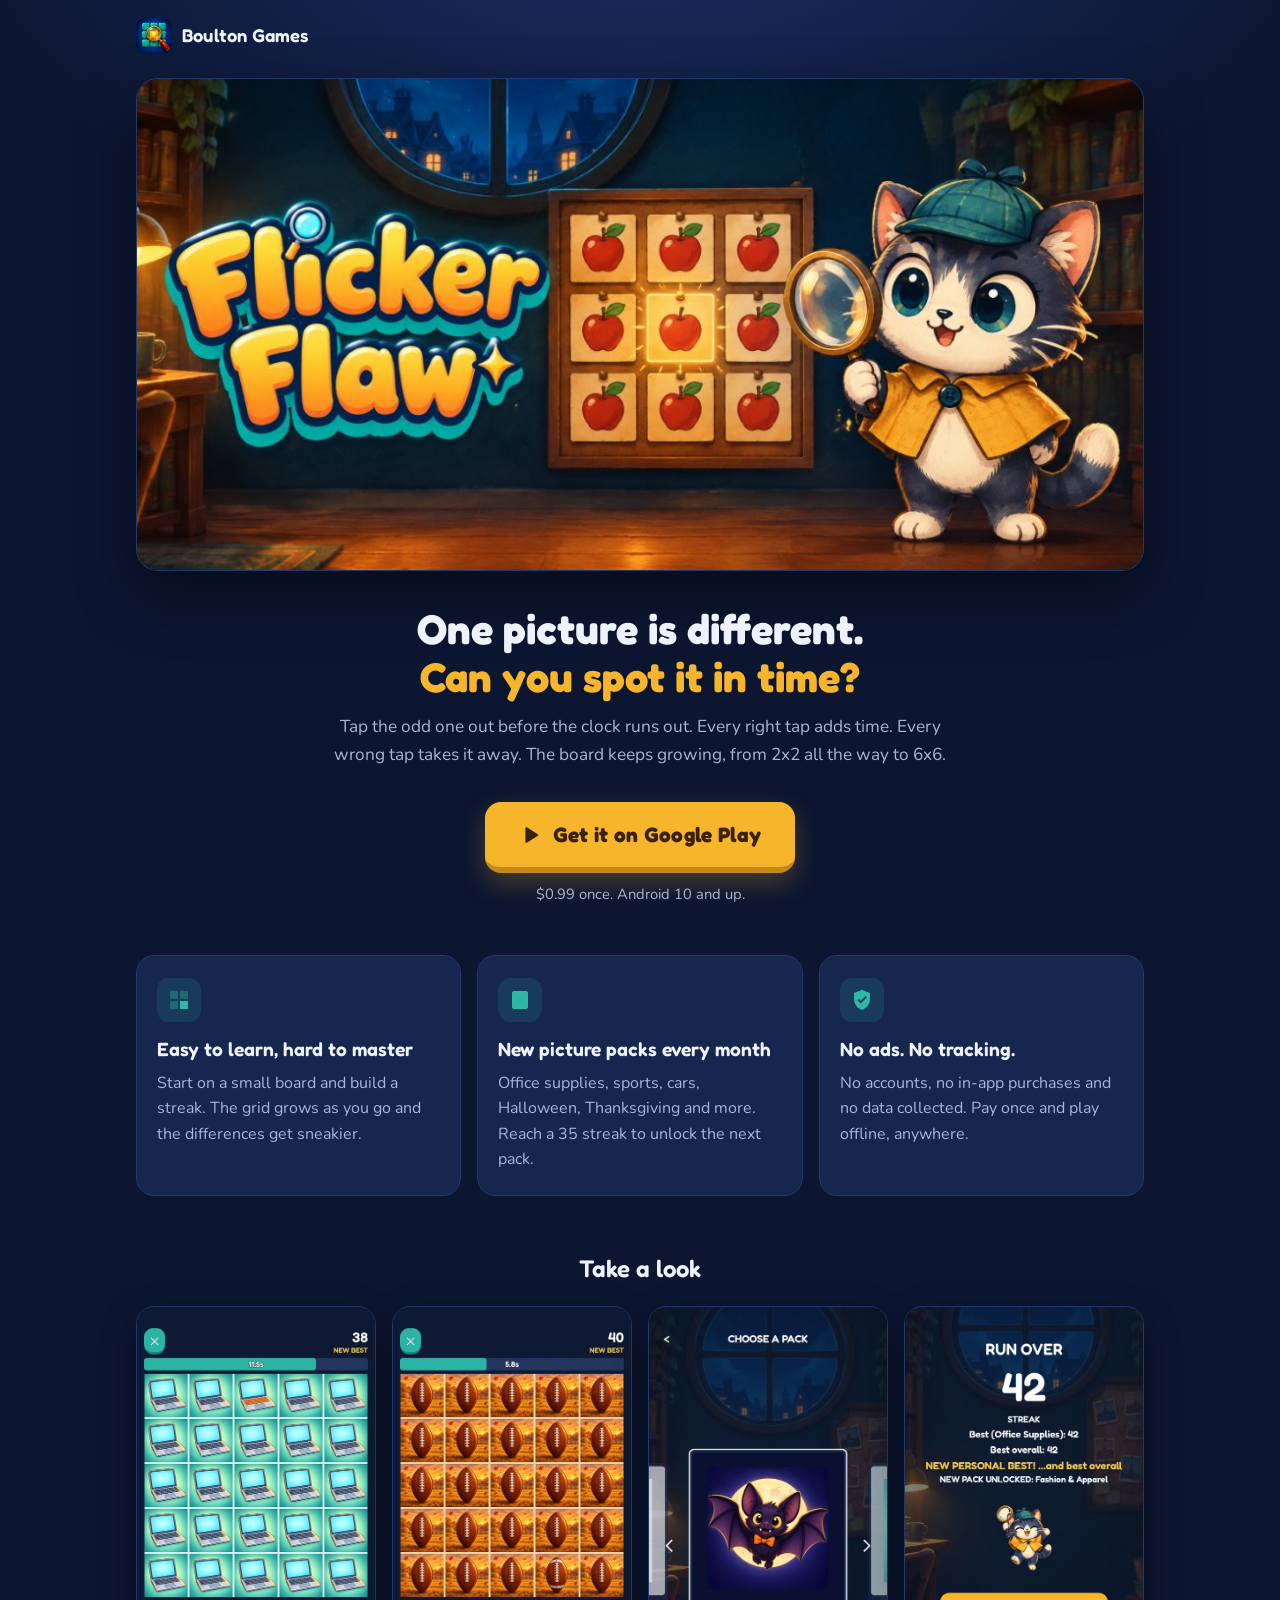
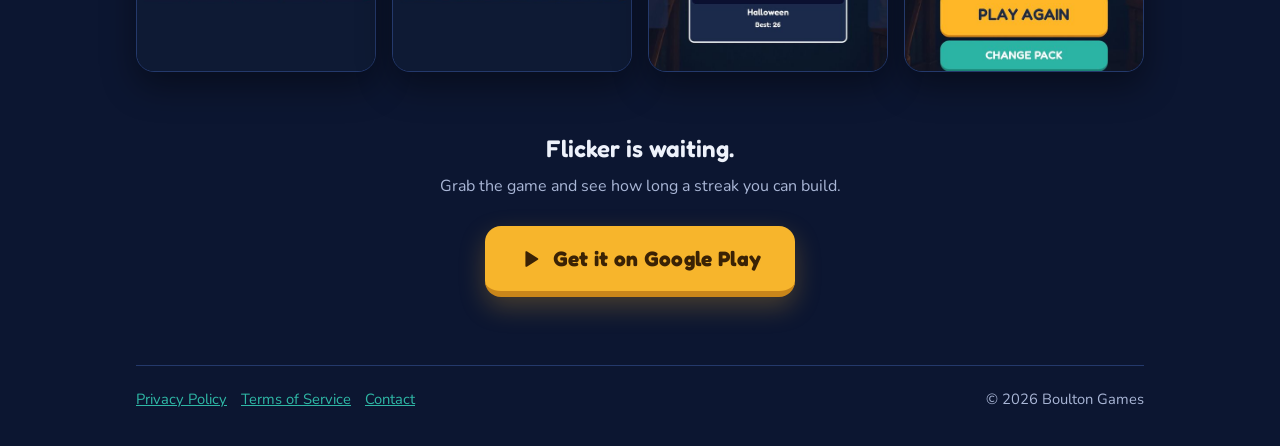
<file: index.html>
<!doctype html>
<html lang="en">
<head>
<meta charset="utf-8">
<meta name="viewport" content="width=device-width, initial-scale=1">
<title>Flicker Flaw: spot the odd one out</title>
<meta name="description" content="Flicker Flaw is a spot the difference puzzle game for Android by Boulton Games. One picture is different. Find it before the clock runs out. No ads, no accounts, no tracking.">
<link rel="icon" type="image/png" sizes="32x32" href="/img/favicon-32.png">
<link rel="apple-touch-icon" href="/img/icon-192.png">
<meta property="og:title" content="Flicker Flaw">
<meta property="og:description" content="One picture is different. Find it before the clock runs out. A $0.99 puzzle game for Android with no ads.">
<meta property="og:image" content="https://flickerflaw.com/img/hero.jpg">
<meta property="og:url" content="https://flickerflaw.com/">
<meta name="twitter:card" content="summary_large_image">
<link rel="preconnect" href="https://fonts.googleapis.com">
<link rel="preconnect" href="https://fonts.gstatic.com" crossorigin>
<link href="https://fonts.googleapis.com/css2?family=Fredoka:wght@500;600;700&family=Nunito:wght@400;600;700&display=swap" rel="stylesheet">
<style>
:root{
  --bg:#0c1631; --bg2:#122045; --card:#16264f; --line:#24396b;
  --text:#eef2fb; --muted:#a9b6d6;
  --gold:#f7b52c; --gold-dark:#c9861a; --gold-text:#3a2205;
  --teal:#2fb8a6; --teal-dark:#1d8577;
}
*{box-sizing:border-box}
html,body{margin:0}
body{
  background:radial-gradient(1200px 600px at 50% -10%, #1b2d63 0%, var(--bg) 60%) fixed, var(--bg);
  color:var(--text); font-family:"Nunito",system-ui,-apple-system,"Segoe UI",Roboto,sans-serif;
  line-height:1.6; -webkit-font-smoothing:antialiased;
}
a{color:var(--teal)}
.wrap{max-width:1040px; margin:0 auto; padding:0 16px}
header.top{display:flex; align-items:center; gap:10px; padding:18px 0}
header.top img{width:36px; height:36px; border-radius:9px}
header.top span{font-family:"Fredoka",sans-serif; font-weight:600; font-size:1.15rem; letter-spacing:.2px}

.hero{margin-top:6px}
.hero img{display:block; width:100%; height:auto; border-radius:22px; border:1px solid var(--line);
  box-shadow:0 24px 60px rgba(0,0,0,.45)}
.pitch{text-align:center; padding:34px 0 8px}
.pitch h1{font-family:"Fredoka",sans-serif; font-weight:700; font-size:clamp(1.7rem,4.6vw,2.6rem); line-height:1.15; margin:0 0 12px}
.pitch h1 em{font-style:normal; color:var(--gold)}
.pitch p{color:var(--muted); font-size:1.08rem; max-width:620px; margin:0 auto}

.cta{display:flex; flex-direction:column; align-items:center; gap:10px; padding:26px 0 8px}
.btn{
  display:inline-flex; align-items:center; gap:12px; text-decoration:none;
  background:var(--gold); color:var(--gold-text);
  font-family:"Fredoka",sans-serif; font-weight:700; font-size:1.3rem; letter-spacing:.3px;
  padding:16px 34px; border-radius:16px; border-bottom:6px solid var(--gold-dark);
  box-shadow:0 10px 26px rgba(247,181,44,.25); transition:transform .12s ease, border-bottom-width .12s ease, filter .12s ease;
}
.btn:hover{filter:brightness(1.05); transform:translateY(-1px)}
.btn:active{transform:translateY(3px); border-bottom-width:3px}
.btn svg{width:22px; height:22px; flex:none}
.cta small{color:var(--muted); font-size:.92rem}

.features{display:grid; grid-template-columns:repeat(3,1fr); gap:16px; padding:40px 0 10px}
.feature{background:var(--card); border:1px solid var(--line); border-radius:18px; padding:22px 20px}
.feature .badge{width:44px; height:44px; border-radius:12px; display:grid; place-items:center; margin-bottom:12px;
  background:rgba(47,184,166,.14); color:var(--teal)}
.feature .badge svg{width:24px; height:24px}
.feature h2{font-family:"Fredoka",sans-serif; font-weight:600; font-size:1.2rem; margin:0 0 6px}
.feature p{margin:0; color:var(--muted)}

.shots{padding:44px 0 8px}
.shots h2{font-family:"Fredoka",sans-serif; font-weight:600; font-size:1.5rem; text-align:center; margin:0 0 18px}
.shot-row{display:grid; grid-template-columns:repeat(4,1fr); gap:16px}
.shot-row img{display:block; width:100%; height:auto; border-radius:18px; border:1px solid var(--line);
  box-shadow:0 14px 34px rgba(0,0,0,.4)}

.closing{text-align:center; padding:50px 0 20px}
.closing h2{font-family:"Fredoka",sans-serif; font-weight:600; font-size:1.5rem; margin:0 0 6px}
.closing p{color:var(--muted); margin:0}

footer{border-top:1px solid var(--line); margin-top:40px; padding:22px 0 34px; color:var(--muted); font-size:.92rem;
  display:flex; flex-wrap:wrap; gap:8px 18px; justify-content:space-between}
footer nav a{margin-right:14px}

@media (max-width:760px){
  .features{grid-template-columns:1fr}
  .shot-row{display:flex; overflow-x:auto; scroll-snap-type:x mandatory; gap:12px; padding-bottom:8px;
    margin:0 -16px; padding-left:16px; padding-right:16px}
  .shot-row img{flex:0 0 62%; width:62%; scroll-snap-align:center}
  .btn{font-size:1.15rem; padding:15px 26px}
  .hero img{border-radius:16px}
}
</style>
</head>
<body>
<div class="wrap">

<header class="top">
  <img src="/img/icon-192.png" alt="" width="36" height="36">
  <span>Boulton Games</span>
</header>

<section class="hero">
  <img src="/img/hero.jpg" width="1024" height="500" alt="Flicker Flaw. Flicker the cat detective looks through a magnifying glass at a board of apples where one is different.">
</section>

<section class="pitch">
  <h1>One picture is different.<br><em>Can you spot it in time?</em></h1>
  <p>Tap the odd one out before the clock runs out. Every right tap adds time. Every wrong tap takes it away. The board keeps growing, from 2x2 all the way to 6x6.</p>
</section>

<section class="cta">
  <a class="btn" href="https://play.google.com/store/apps/details?id=com.flickerflaw.game">
    <svg viewBox="0 0 24 24" aria-hidden="true"><path fill="currentColor" d="M7 4.5v15a1 1 0 0 0 1.53.85l12-7.5a1 1 0 0 0 0-1.7l-12-7.5A1 1 0 0 0 7 4.5z"/></svg>
    Get it on Google Play
  </a>
  <small>$0.99 once. Android 10 and up.</small>
</section>

<section class="features">
  <div class="feature">
    <div class="badge"><svg viewBox="0 0 24 24" aria-hidden="true"><path fill="currentColor" d="M3 3h8v8H3zm10 0h8v8h-8zM3 13h8v8H3zm10 0h8v8h-8z" opacity=".35"/><path fill="currentColor" d="M13 13h8v8h-8z"/></svg></div>
    <h2>Easy to learn, hard to master</h2>
    <p>Start on a small board and build a streak. The grid grows as you go and the differences get sneakier.</p>
  </div>
  <div class="feature">
    <div class="badge"><svg viewBox="0 0 24 24" aria-hidden="true"><path fill="currentColor" d="M4 5a2 2 0 0 1 2-2h12a2 2 0 0 1 2 2v14a2 2 0 0 1-2 2H6a2 2 0 0 1-2-2zm3 11 3-4 2 2.5 3-4 3 5.5z"/></svg></div>
    <h2>New picture packs every month</h2>
    <p>Office supplies, sports, cars, Halloween, Thanksgiving and more. Reach a 35 streak to unlock the next pack.</p>
  </div>
  <div class="feature">
    <div class="badge"><svg viewBox="0 0 24 24" aria-hidden="true"><path fill="currentColor" d="M12 2 4 5v6c0 5 3.4 9.4 8 11 4.6-1.6 8-6 8-11V5zm-1.2 13.5-3.3-3.3 1.4-1.4 1.9 1.9 4.6-4.6 1.4 1.4z"/></svg></div>
    <h2>No ads. No tracking.</h2>
    <p>No accounts, no in-app purchases and no data collected. Pay once and play offline, anywhere.</p>
  </div>
</section>

<section class="shots">
  <h2>Take a look</h2>
  <div class="shot-row">
    <img src="/img/shot-1.jpg" width="540" height="825" loading="lazy" alt="A 5 by 5 board of laptops where one screen is a different color">
    <img src="/img/shot-2.jpg" width="540" height="825" loading="lazy" alt="A Thanksgiving board of footballs where one has white stripes">
    <img src="/img/shot-3.jpg" width="540" height="825" loading="lazy" alt="Choosing a picture pack, with the Halloween pack shown">
    <img src="/img/shot-4.jpg" width="540" height="825" loading="lazy" alt="Run over screen showing a new personal best and a new pack unlocked">
  </div>
</section>

<section class="closing">
  <h2>Flicker is waiting.</h2>
  <p>Grab the game and see how long a streak you can build.</p>
  <div class="cta">
    <a class="btn" href="https://play.google.com/store/apps/details?id=com.flickerflaw.game">
      <svg viewBox="0 0 24 24" aria-hidden="true"><path fill="currentColor" d="M7 4.5v15a1 1 0 0 0 1.53.85l12-7.5a1 1 0 0 0 0-1.7l-12-7.5A1 1 0 0 0 7 4.5z"/></svg>
      Get it on Google Play
    </a>
  </div>
</section>

<footer>
  <nav><a href="/privacy/">Privacy Policy</a><a href="/terms/">Terms of Service</a><a href="mailto:hello@boultongames.com">Contact</a></nav>
  <span>&copy; 2026 Boulton Games</span>
</footer>

</div>
</body>
</html>
</file>
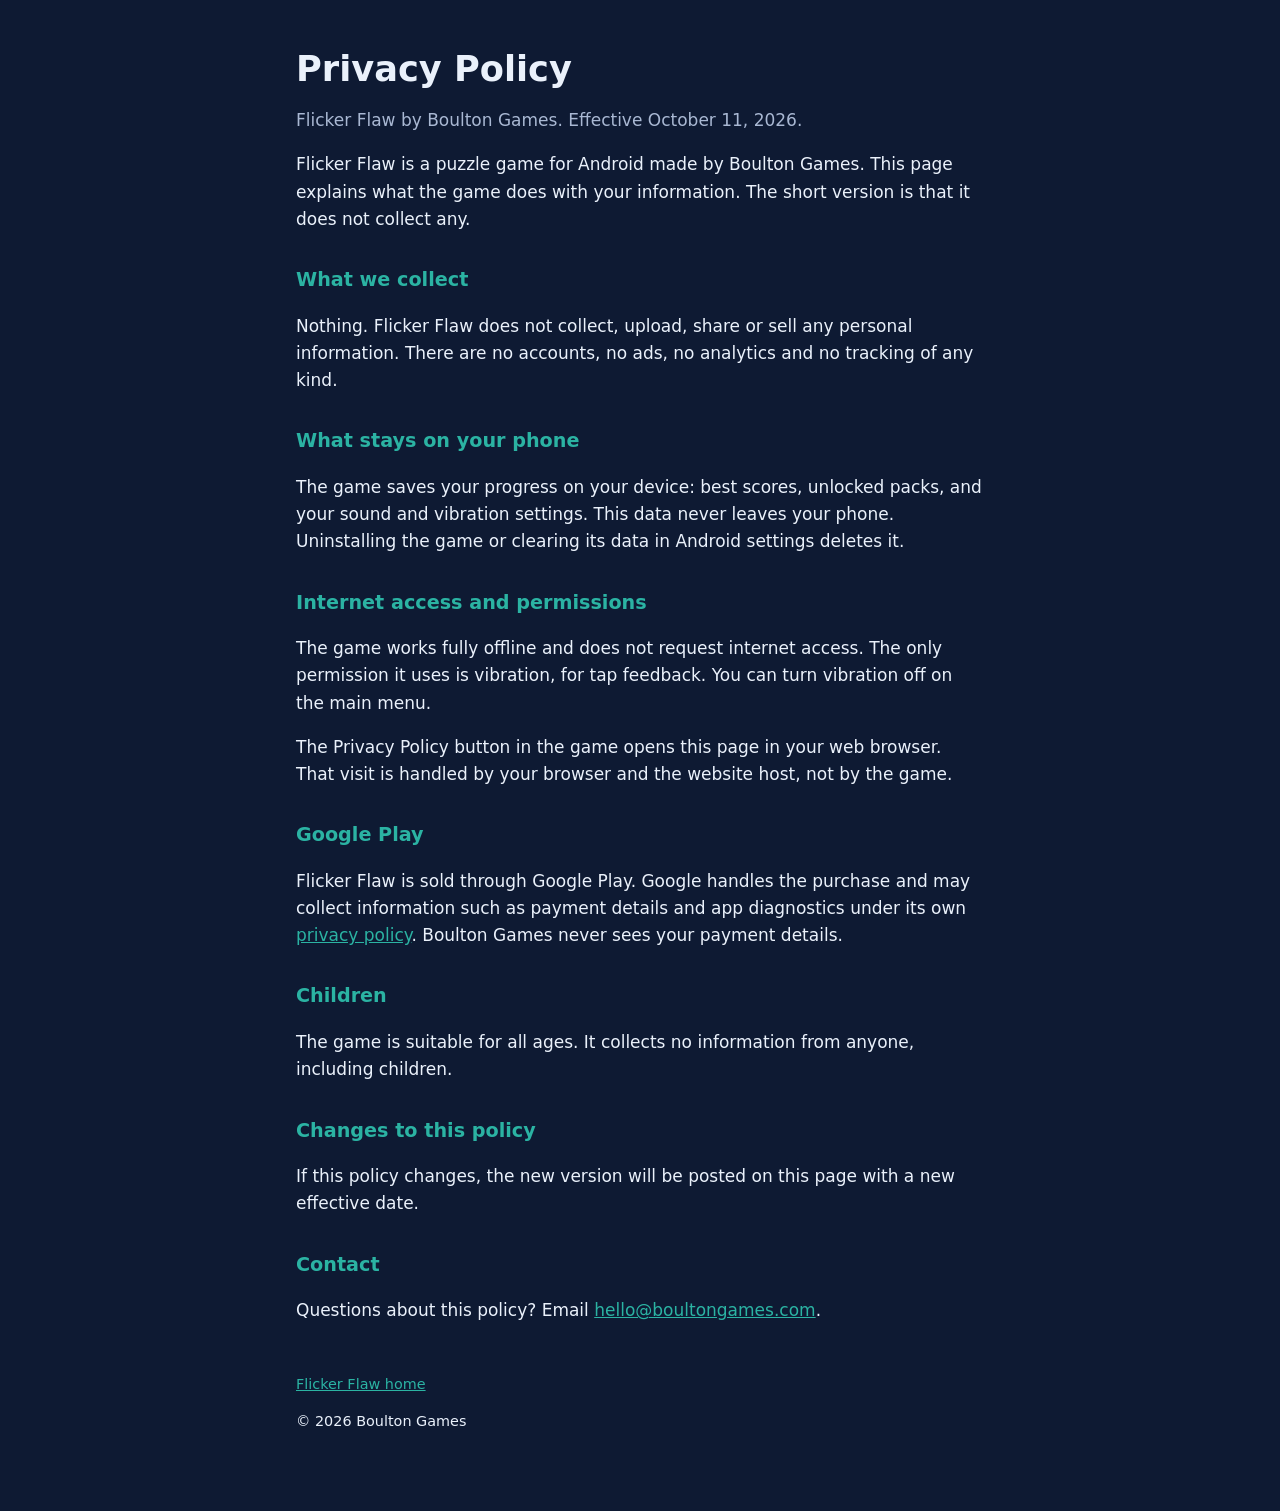
<file: privacy/index.html>
﻿<!doctype html>
<html lang="en">
<head>
<meta charset="utf-8">
<meta name="viewport" content="width=device-width, initial-scale=1">
<title>Flicker Flaw Privacy Policy</title>
<meta name="description" content="Privacy policy for the Flicker Flaw Android game by Boulton Games.">
<link rel="stylesheet" href="/style.css">
</head>
<body>
<main>
<h1>Privacy Policy</h1>
<p class="muted">Flicker Flaw by Boulton Games. Effective October 11, 2026.</p>

<p>Flicker Flaw is a puzzle game for Android made by Boulton Games. This page explains what the game does with your information. The short version is that it does not collect any.</p>

<h2>What we collect</h2>
<p>Nothing. Flicker Flaw does not collect, upload, share or sell any personal information. There are no accounts, no ads, no analytics and no tracking of any kind.</p>

<h2>What stays on your phone</h2>
<p>The game saves your progress on your device: best scores, unlocked packs, and your sound and vibration settings. This data never leaves your phone. Uninstalling the game or clearing its data in Android settings deletes it.</p>

<h2>Internet access and permissions</h2>
<p>The game works fully offline and does not request internet access. The only permission it uses is vibration, for tap feedback. You can turn vibration off on the main menu.</p>
<p>The Privacy Policy button in the game opens this page in your web browser. That visit is handled by your browser and the website host, not by the game.</p>

<h2>Google Play</h2>
<p>Flicker Flaw is sold through Google Play. Google handles the purchase and may collect information such as payment details and app diagnostics under its own <a href="https://policies.google.com/privacy">privacy policy</a>. Boulton Games never sees your payment details.</p>

<h2>Children</h2>
<p>The game is suitable for all ages. It collects no information from anyone, including children.</p>

<h2>Changes to this policy</h2>
<p>If this policy changes, the new version will be posted on this page with a new effective date.</p>

<h2>Contact</h2>
<p>Questions about this policy? Email <a href="mailto:hello@boultongames.com">hello@boultongames.com</a>.</p>

<footer>
<p><a href="/">Flicker Flaw home</a></p>
<p>&copy; 2026 Boulton Games</p>
</footer>
</main>
</body>
</html>
</file>
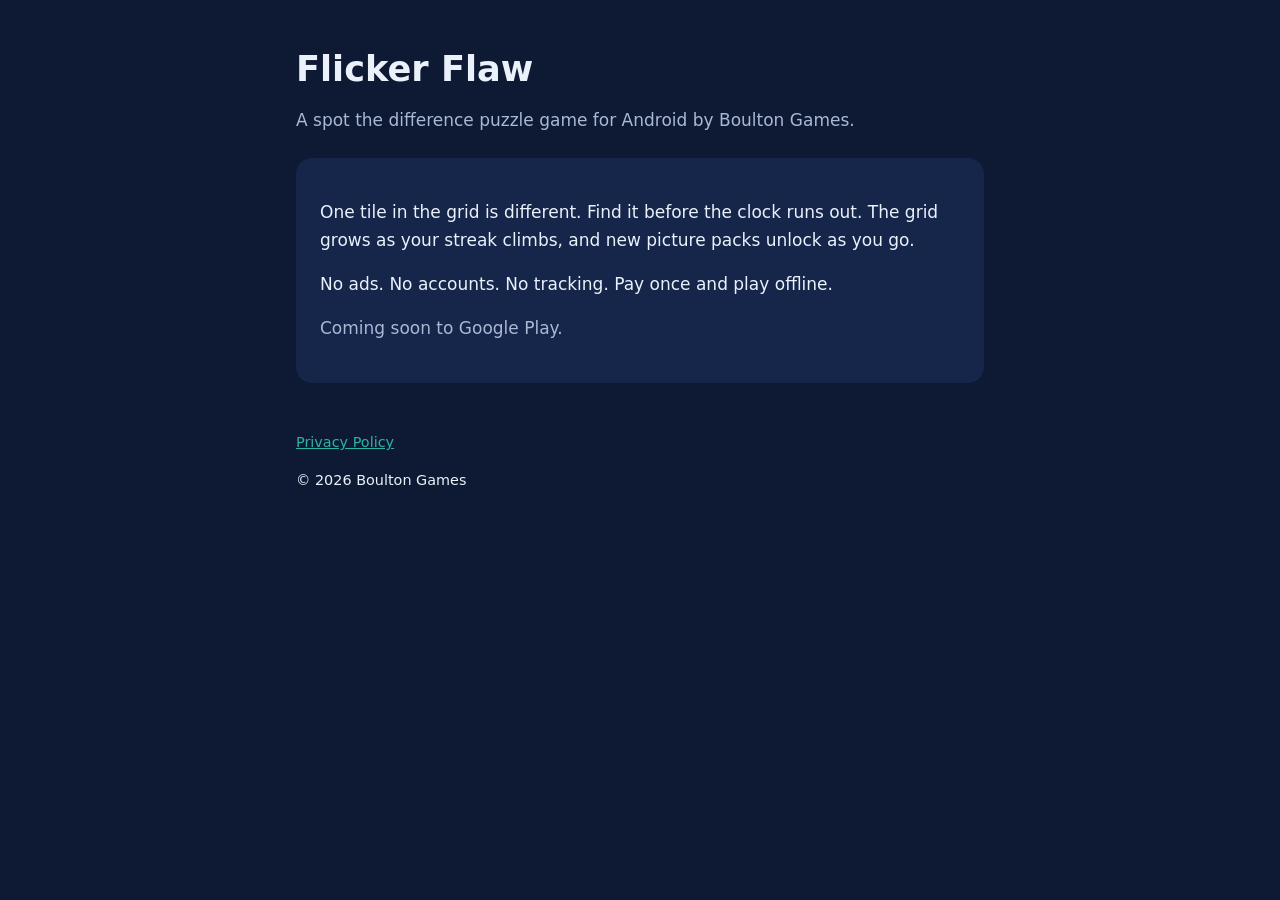
<file: site/index.html>
<!doctype html>
<html lang="en">
<head>
<meta charset="utf-8">
<meta name="viewport" content="width=device-width, initial-scale=1">
<title>Flicker Flaw</title>
<meta name="description" content="Flicker Flaw is a spot the difference puzzle game for Android by Boulton Games.">
<link rel="stylesheet" href="/style.css">
</head>
<body>
<main>
<h1>Flicker Flaw</h1>
<p class="muted">A spot the difference puzzle game for Android by Boulton Games.</p>
<div class="card">
<p>One tile in the grid is different. Find it before the clock runs out. The grid grows as your streak climbs, and new picture packs unlock as you go.</p>
<p>No ads. No accounts. No tracking. Pay once and play offline.</p>
<p class="muted">Coming soon to Google Play.</p>
</div>
<footer>
<p><a href="/privacy/">Privacy Policy</a></p>
<p>&copy; 2026 Boulton Games</p>
</footer>
</main>
</body>
</html>
</file>
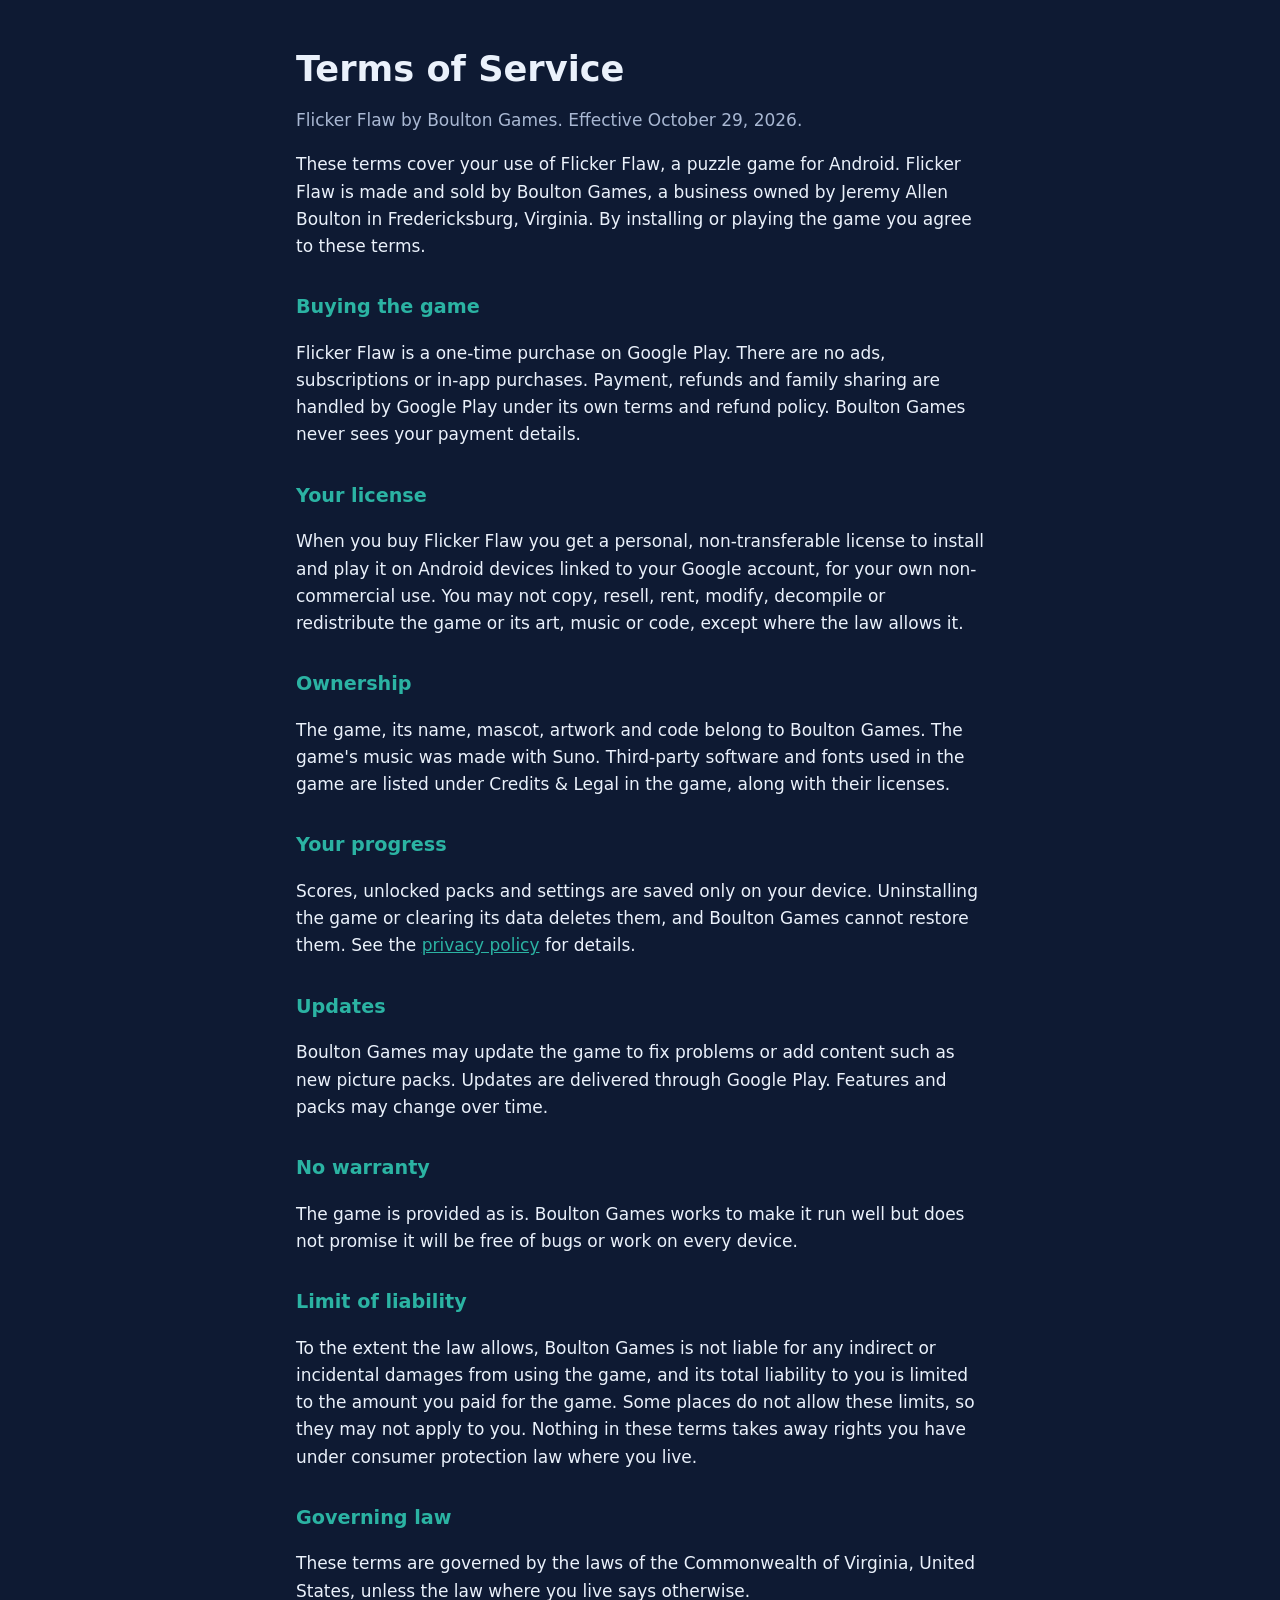
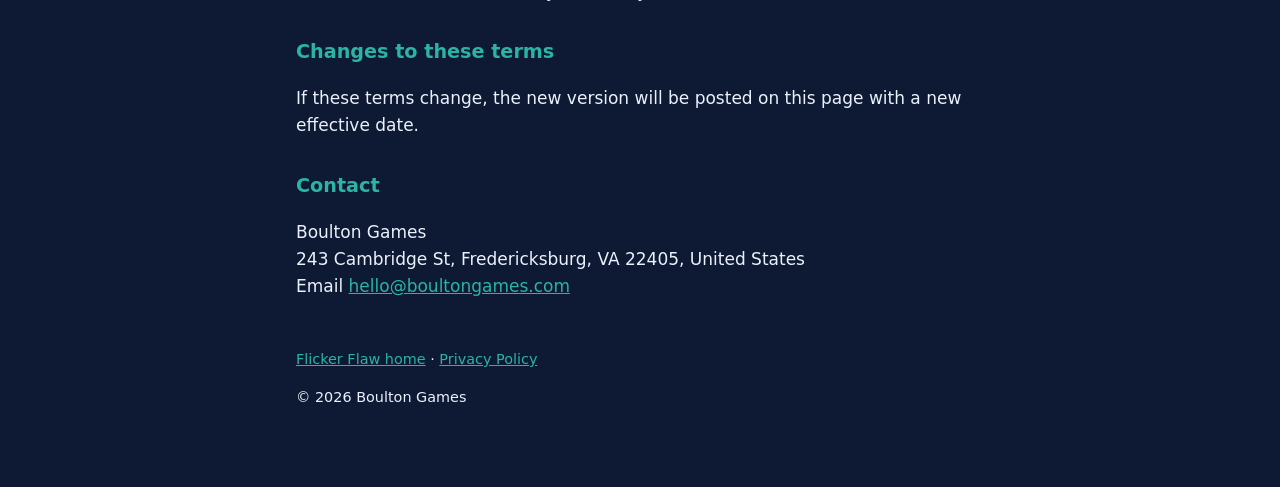
<file: terms/index.html>
<!doctype html>
<html lang="en">
<head>
<meta charset="utf-8">
<meta name="viewport" content="width=device-width, initial-scale=1">
<title>Flicker Flaw Terms of Service</title>
<meta name="description" content="Terms of service for the Flicker Flaw Android game by Boulton Games.">
<link rel="stylesheet" href="/style.css">
</head>
<body>
<main>
<h1>Terms of Service</h1>
<p class="muted">Flicker Flaw by Boulton Games. Effective October 29, 2026.</p>

<p>These terms cover your use of Flicker Flaw, a puzzle game for Android. Flicker Flaw is made and sold by Boulton Games, a business owned by Jeremy Allen Boulton in Fredericksburg, Virginia. By installing or playing the game you agree to these terms.</p>

<h2>Buying the game</h2>
<p>Flicker Flaw is a one-time purchase on Google Play. There are no ads, subscriptions or in-app purchases. Payment, refunds and family sharing are handled by Google Play under its own terms and refund policy. Boulton Games never sees your payment details.</p>

<h2>Your license</h2>
<p>When you buy Flicker Flaw you get a personal, non-transferable license to install and play it on Android devices linked to your Google account, for your own non-commercial use. You may not copy, resell, rent, modify, decompile or redistribute the game or its art, music or code, except where the law allows it.</p>

<h2>Ownership</h2>
<p>The game, its name, mascot, artwork and code belong to Boulton Games. The game's music was made with Suno. Third-party software and fonts used in the game are listed under Credits &amp; Legal in the game, along with their licenses.</p>

<h2>Your progress</h2>
<p>Scores, unlocked packs and settings are saved only on your device. Uninstalling the game or clearing its data deletes them, and Boulton Games cannot restore them. See the <a href="/privacy/">privacy policy</a> for details.</p>

<h2>Updates</h2>
<p>Boulton Games may update the game to fix problems or add content such as new picture packs. Updates are delivered through Google Play. Features and packs may change over time.</p>

<h2>No warranty</h2>
<p>The game is provided as is. Boulton Games works to make it run well but does not promise it will be free of bugs or work on every device.</p>

<h2>Limit of liability</h2>
<p>To the extent the law allows, Boulton Games is not liable for any indirect or incidental damages from using the game, and its total liability to you is limited to the amount you paid for the game. Some places do not allow these limits, so they may not apply to you. Nothing in these terms takes away rights you have under consumer protection law where you live.</p>

<h2>Governing law</h2>
<p>These terms are governed by the laws of the Commonwealth of Virginia, United States, unless the law where you live says otherwise.</p>

<h2>Changes to these terms</h2>
<p>If these terms change, the new version will be posted on this page with a new effective date.</p>

<h2>Contact</h2>
<p>Boulton Games<br>243 Cambridge St, Fredericksburg, VA 22405, United States<br>Email <a href="mailto:hello@boultongames.com">hello@boultongames.com</a></p>

<footer>
<p><a href="/">Flicker Flaw home</a> &middot; <a href="/privacy/">Privacy Policy</a></p>
<p>&copy; 2026 Boulton Games</p>
</footer>
</main>
</body>
</html>
</file>
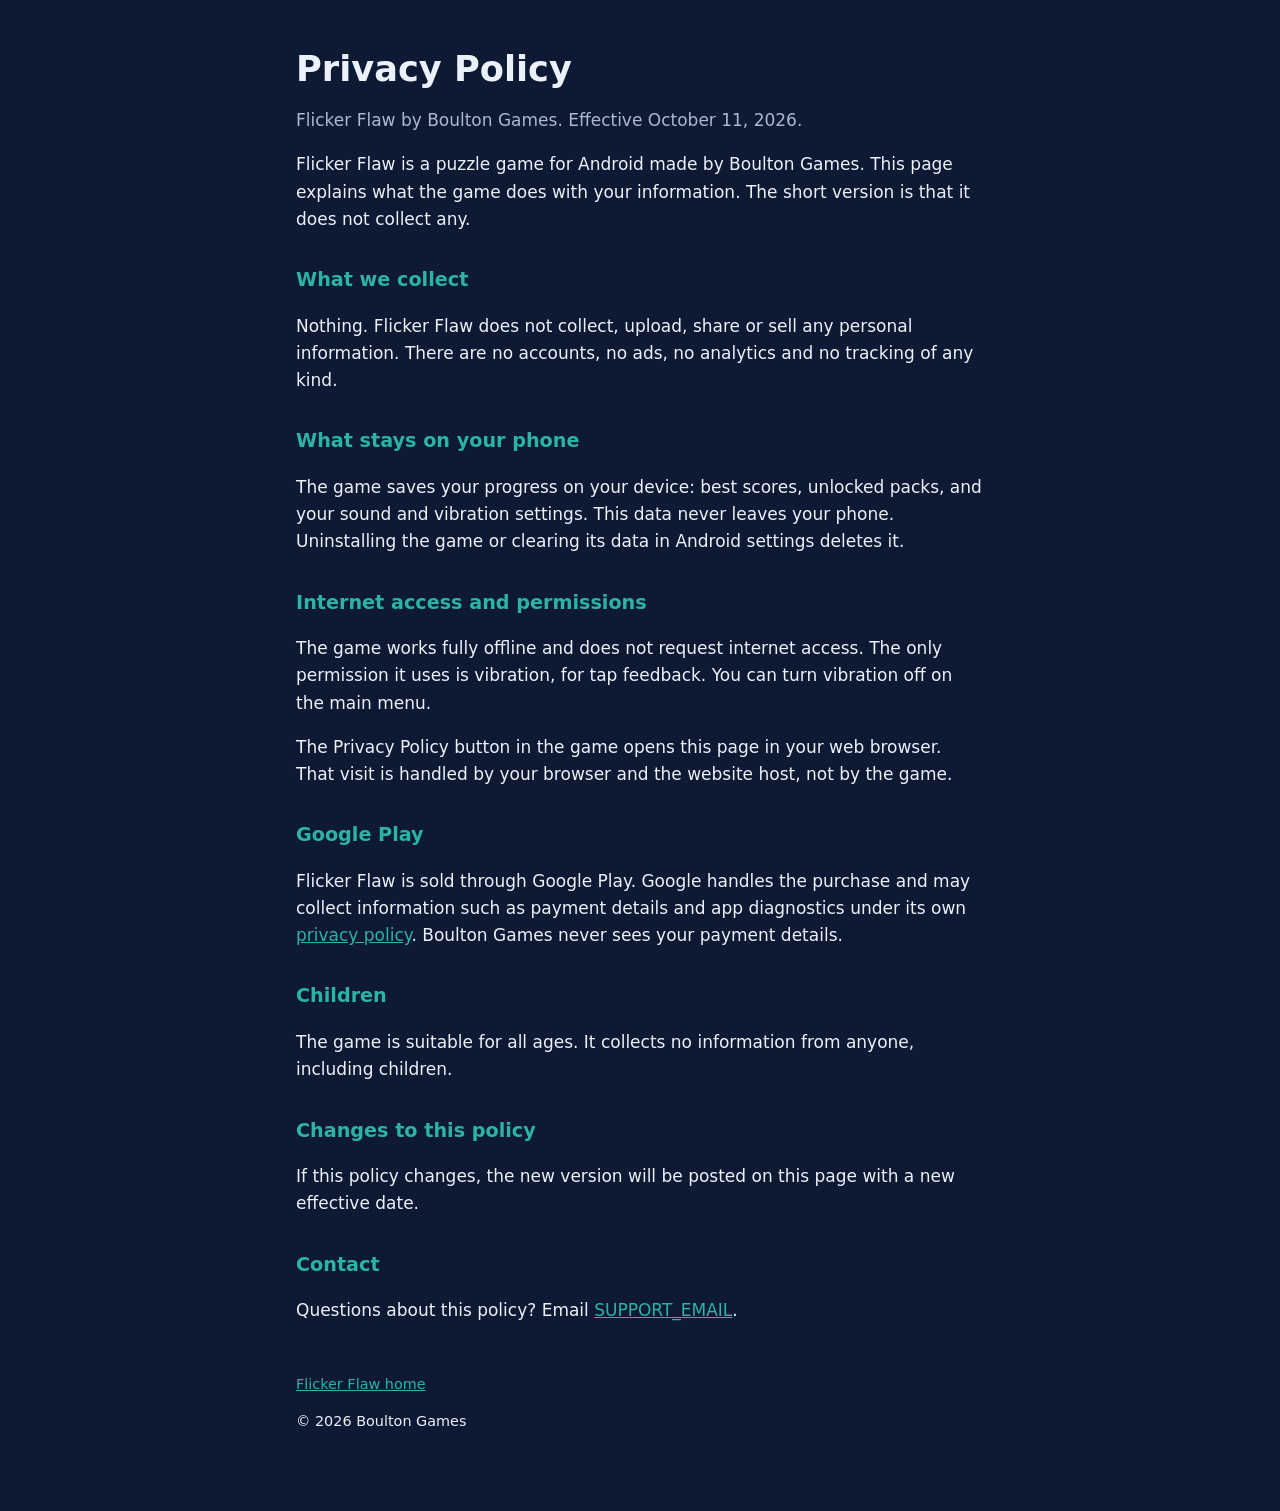
<file: site/privacy/index.html>
<!doctype html>
<html lang="en">
<head>
<meta charset="utf-8">
<meta name="viewport" content="width=device-width, initial-scale=1">
<title>Flicker Flaw Privacy Policy</title>
<meta name="description" content="Privacy policy for the Flicker Flaw Android game by Boulton Games.">
<link rel="stylesheet" href="/style.css">
</head>
<body>
<main>
<h1>Privacy Policy</h1>
<p class="muted">Flicker Flaw by Boulton Games. Effective October 11, 2026.</p>

<p>Flicker Flaw is a puzzle game for Android made by Boulton Games. This page explains what the game does with your information. The short version is that it does not collect any.</p>

<h2>What we collect</h2>
<p>Nothing. Flicker Flaw does not collect, upload, share or sell any personal information. There are no accounts, no ads, no analytics and no tracking of any kind.</p>

<h2>What stays on your phone</h2>
<p>The game saves your progress on your device: best scores, unlocked packs, and your sound and vibration settings. This data never leaves your phone. Uninstalling the game or clearing its data in Android settings deletes it.</p>

<h2>Internet access and permissions</h2>
<p>The game works fully offline and does not request internet access. The only permission it uses is vibration, for tap feedback. You can turn vibration off on the main menu.</p>
<p>The Privacy Policy button in the game opens this page in your web browser. That visit is handled by your browser and the website host, not by the game.</p>

<h2>Google Play</h2>
<p>Flicker Flaw is sold through Google Play. Google handles the purchase and may collect information such as payment details and app diagnostics under its own <a href="https://policies.google.com/privacy">privacy policy</a>. Boulton Games never sees your payment details.</p>

<h2>Children</h2>
<p>The game is suitable for all ages. It collects no information from anyone, including children.</p>

<h2>Changes to this policy</h2>
<p>If this policy changes, the new version will be posted on this page with a new effective date.</p>

<h2>Contact</h2>
<p>Questions about this policy? Email <a href="mailto:SUPPORT_EMAIL">SUPPORT_EMAIL</a>.</p>

<footer>
<p><a href="/">Flicker Flaw home</a></p>
<p>&copy; 2026 Boulton Games</p>
</footer>
</main>
</body>
</html>
</file>
<file: style.css>
:root{--bg:#0E1A33;--card:#16264A;--text:#EAF1FB;--muted:#A9B8D3;--teal:#2BB3A3}
*{box-sizing:border-box}
body{margin:0;background:var(--bg);color:var(--text);font:17px/1.6 system-ui,-apple-system,"Segoe UI",Roboto,sans-serif}
main{max-width:720px;margin:0 auto;padding:48px 16px 64px}
h1{font-size:2.2rem;line-height:1.2;margin:0 0 8px}
h2{font-size:1.2rem;margin:32px 0 8px;color:var(--teal)}
p,li{color:var(--text)}
.muted{color:var(--muted)}
a{color:var(--teal)}
.card{background:var(--card);border-radius:16px;padding:24px;margin-top:24px}
footer{margin-top:48px;color:var(--muted);font-size:.9rem}
</file>
